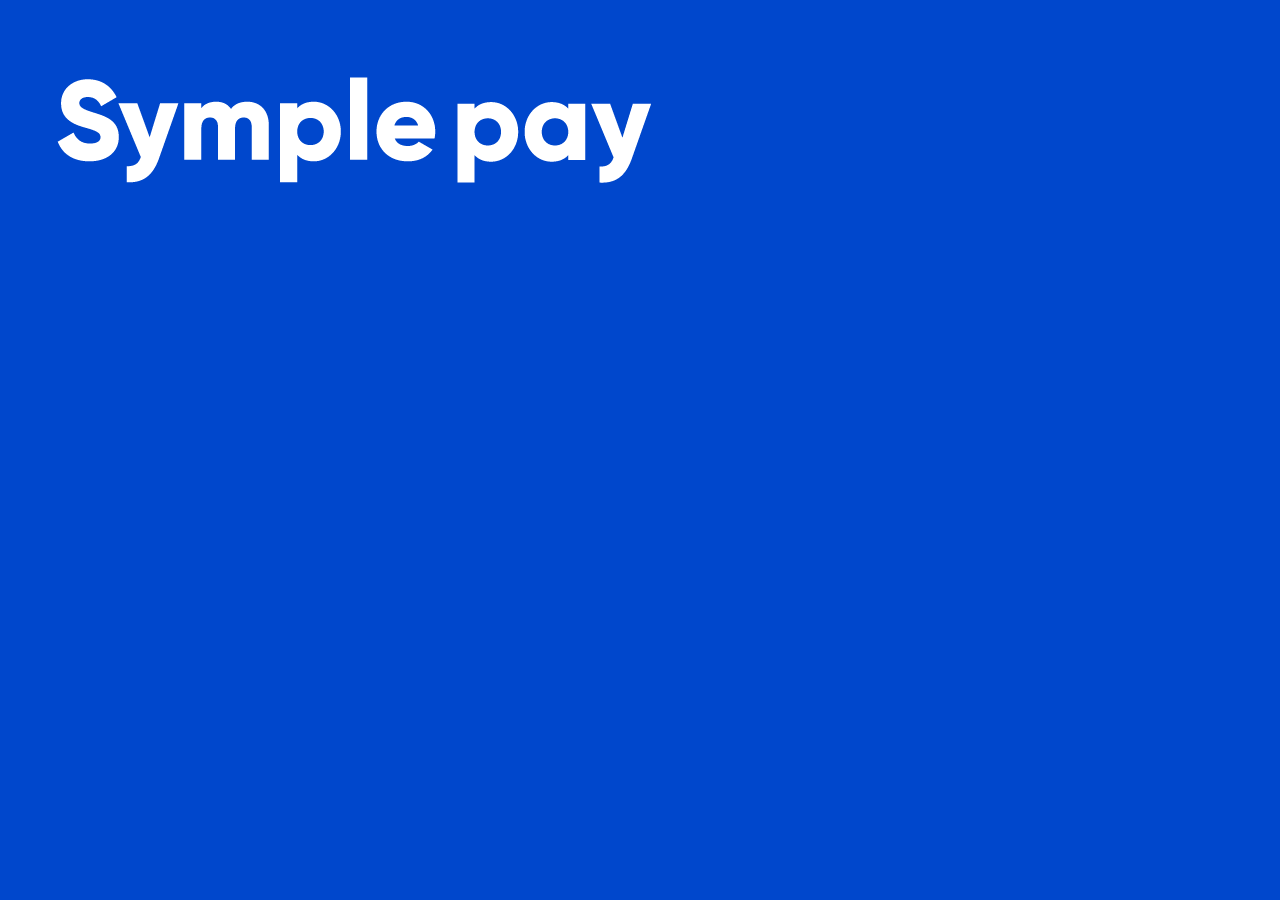
<file: cover.html>
<!DOCTYPE html>
<html lang="pt-BR">
<head>
    <meta charset="UTF-8">
    <meta name="viewport" content="width=device-width, initial-scale=1.0">
    <meta http-equiv="X-UA-Compatible" content="ie=edge">
    <link rel="stylesheet" href="cover.css">
    <title>Cover</title>
</head>
<body>
    <div class="header">
        <img class="logo" src="./img/logo-branco.png" usemap="#mymap">
        <map name="mymap">
            <area shape="rect" coords="47,70,653,192" href="login.html">
        </map>
    </div>
   
</body>
</html>
</file>
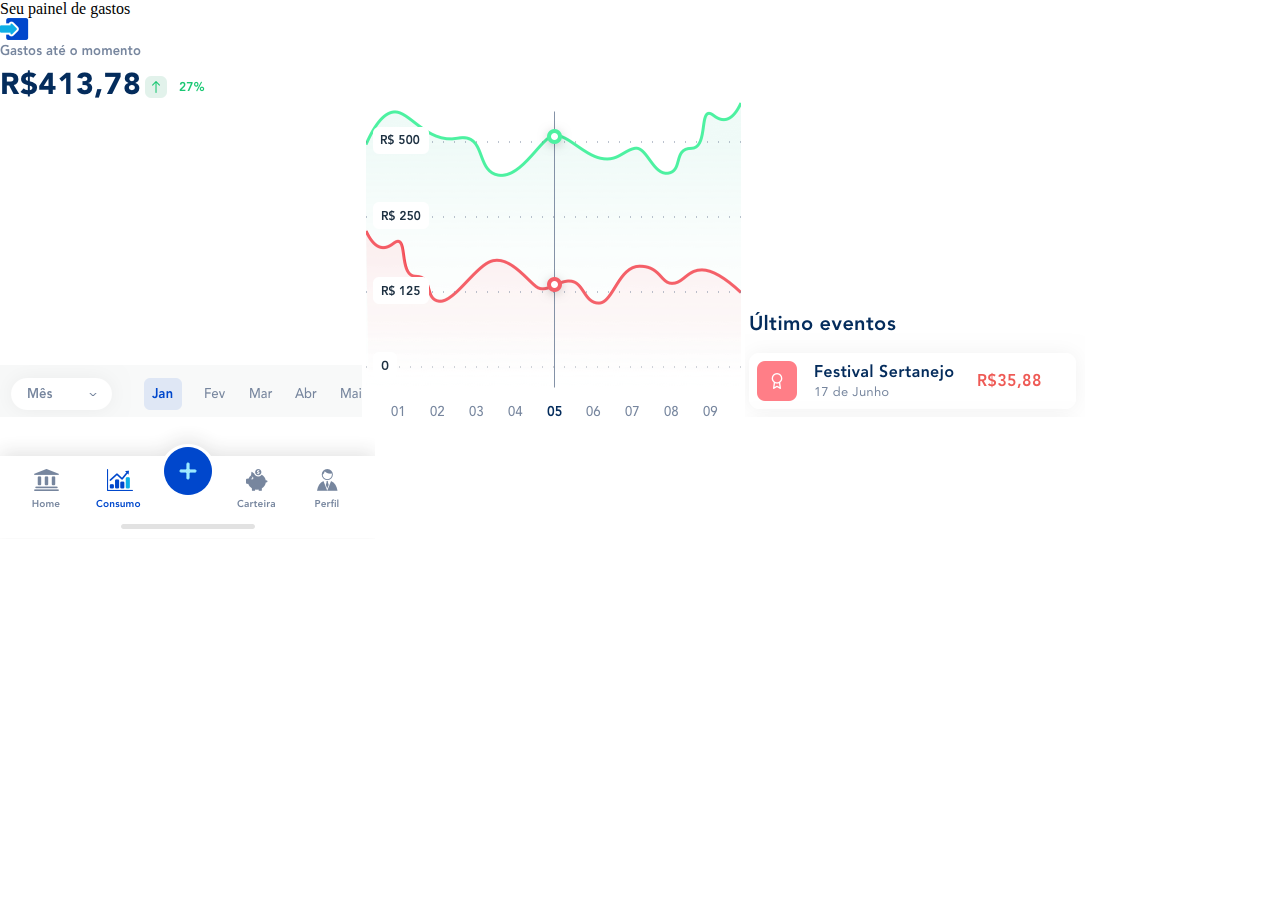
<file: expenses.html>
<!DOCTYPE html>
<html lang="pt-BR">
<head>
    <meta charset="UTF-8">
    <meta name="viewport" content="width=device-width, initial-scale=1.0">
    <meta http-equiv="X-UA-Compatible" content="ie=edge">
    <link rel="stylesheet" href="expenses.css">
    <title>Expenses</title>
</head>
<body>
    <div class="header">
        <p>Seu painel de gastos</p>
        <img class="arrow" src="./img/export-arrow.png" alt="arrow">
    </div>

    <div class="menu">
        <img class="expenses" src="./img/card-balance.png" alt="card">
        <img class="percent" src="./img/percent.png" alt="percent">
    </div>

    <div class="events">
        <img class="month" src="./img/month.png" alt="month">
        <img class="chart" src="./img/chart.png" alt="chart">
        <img class="event" src="./img/event.png" alt="event">
    </div>

    <footer>
        <img src="./img/footer-expenses.png" alt="footer-expenses" usemap="#footer-map">
        <map name="footer-map">
            <area shape="rect" coords="25,45,68,88" href="home.html" alt="home">
            <area shape="rect" coords="92,42,144,93" href="expenses.html" alt="expenses">
            <area shape="rect" coords="233,46,278,91" href="wallet.html" alt="wallet">
            <area shape="rect" coords="306,46,348,88" href="profile.html" alt="profile">
        </map>
    </footer>
   
    
</body>
</html>
</file>
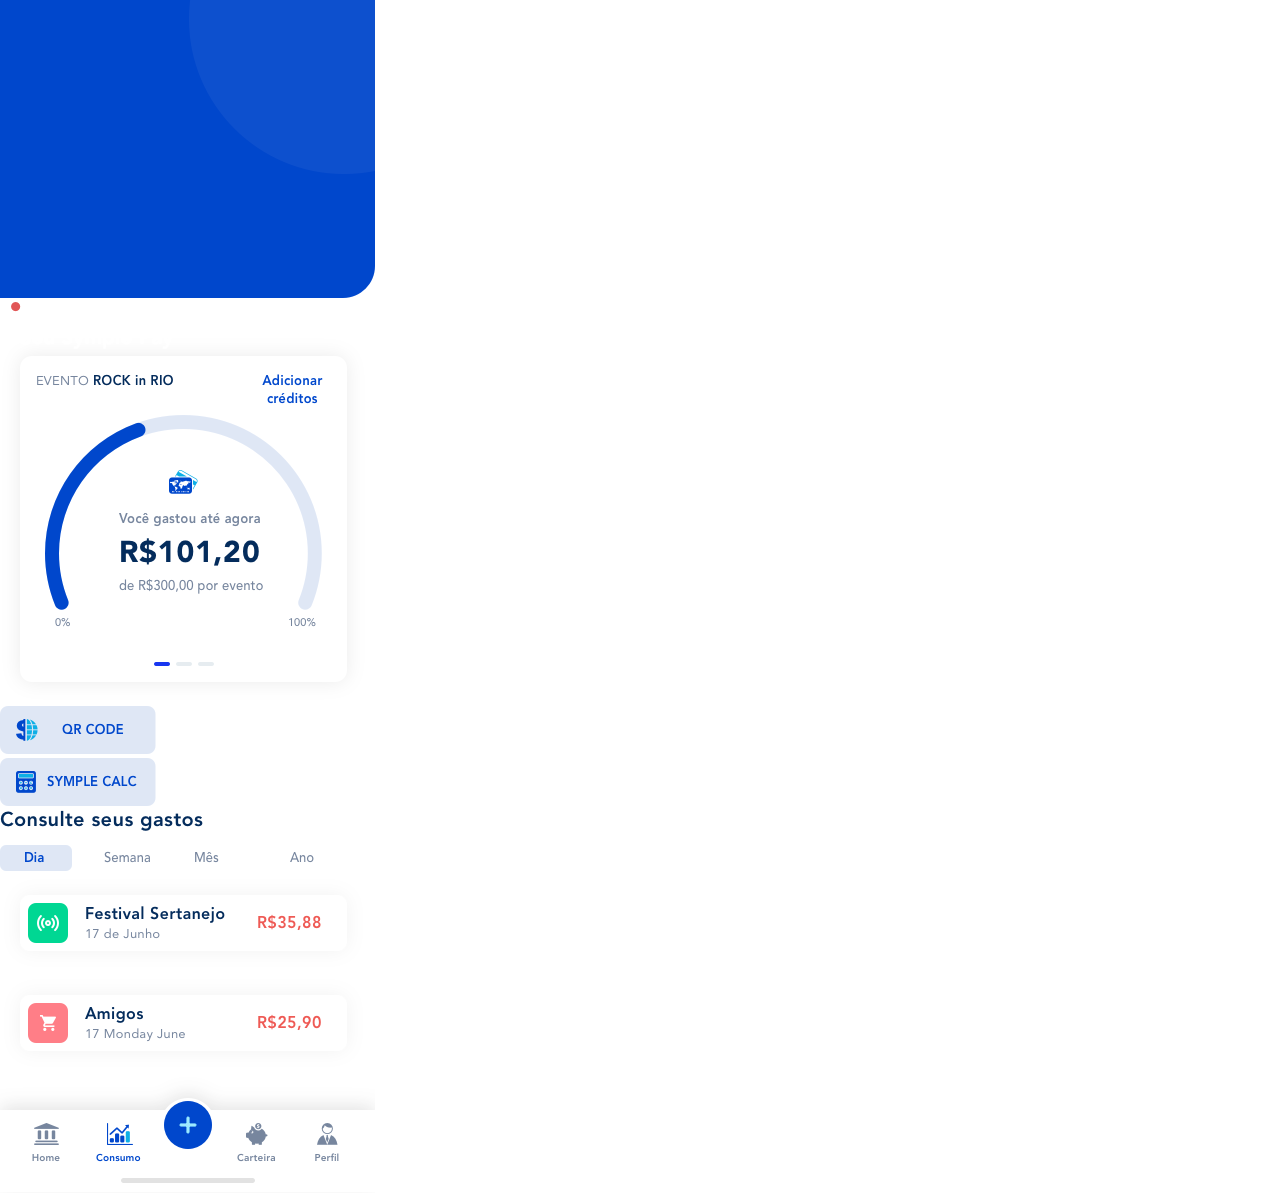
<file: gastos.html>
<!DOCTYPE html>
<html lang="pt-br">
<head>
    <meta charset="UTF-8">
    <meta name="viewport" content="width=device-width, initial-scale=1.0">
    <meta http-equiv="X-UA-Compatible" content="ie=edge">
    <link rel="stylesheet" href="gastos.css" type="text/css" media="screen and (min-width: 0px)"/> 
    <title>Document</title>
</head>
<body>
    <div class="container">
        <div class="cabecalho">
            <img src="./img/Background.png" alt="fundoAzul" data-reactid=".4.1.2.2.$/">
        </div>
        <div class="notification">
            <img src="./img/notification.png" alt="sino">
        </div>
        <div class="addPedidos">
            <img src="./img/addPedidos.png" alt="imagem">
        </div>
        <div class="qRCode">
            <img src="./img/qRCode.png" alt="imagem">
        </div>
        <div class="calculation">
            <img src="./img/calculation.png" alt="imagem">
        </div>
        <div class="transactions">
            <img src="./img/transactions.png" alt="imagem">
        </div>
        <div class="festival">
            <img src="./img/festival.png" alt="imagem">
        </div>
        <div class="friends">
            <img src="./img/friends.png" alt="menu">
        </div>
        <div class="menuFooter">
            <img src="./img/menuFooter.png" alt="menu">
        </div>
    </div>
</body>
</html>
</file>
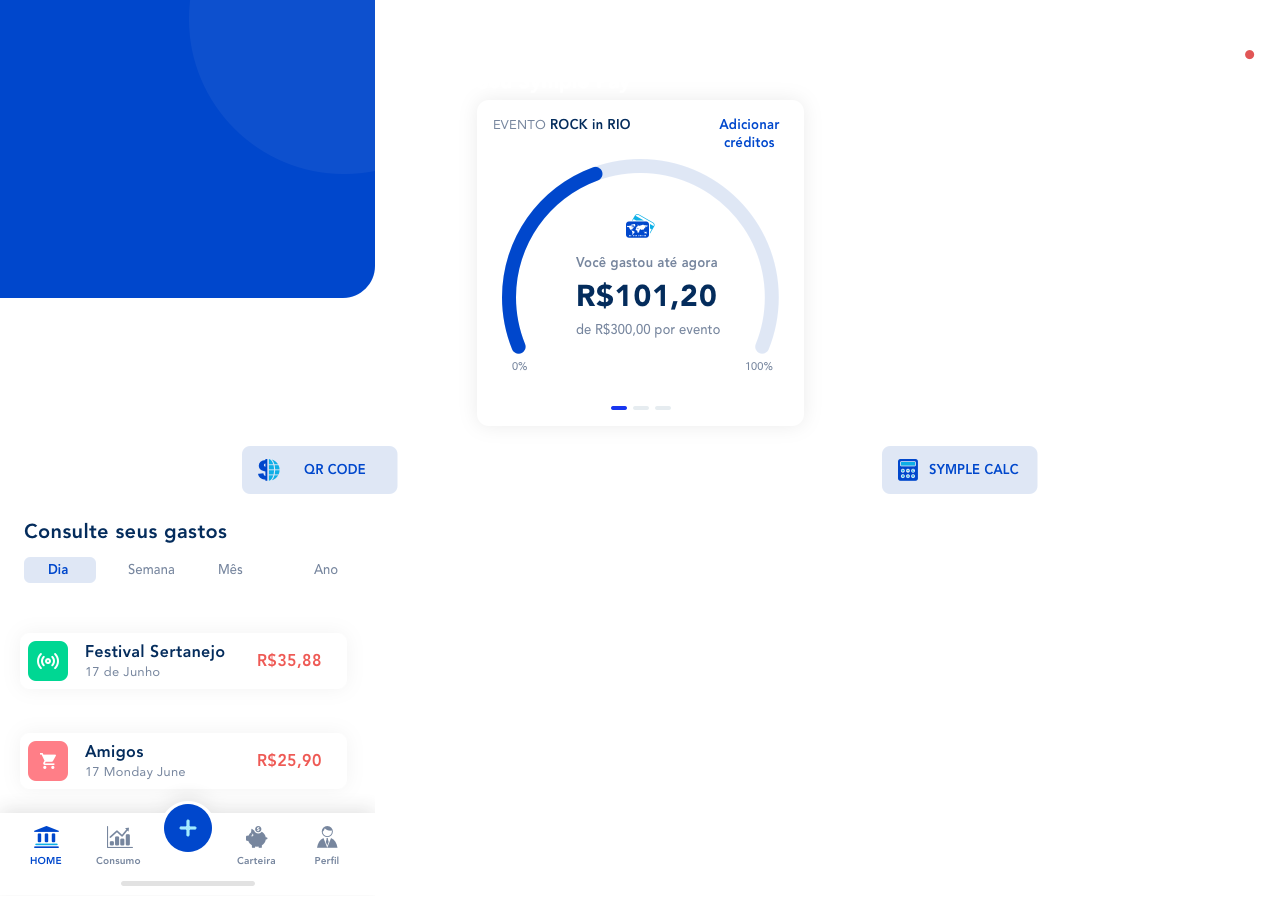
<file: home.html>
<!DOCTYPE html>
<html lang="pt-br">
<head>
    <meta charset="UTF-8">
    <meta name="viewport" content="width=device-width, initial-scale=1.0">
    <meta http-equiv="X-UA-Compatible" content="ie=edge">
    <link rel="stylesheet" href="home.css"/> 
    <title>Home</title>
</head>
<body>

    <div class="cabecalho">
        <div class="notification">
            <img src="./img/notification.png" alt="sino">
        </div>
        <img src="./img/addPedidos.png" alt="imagem">
    </div>

    <div class="buttons">
        <a class="qRCode" href="qrcode.html">
            <img src="./img/qRCode.png" alt="imagem">
        </a>
        <div class="calculation">
            <img src="./img/calculation.png" alt="imagem">
        </div>
    </div>

    <div class="transactions">
        <img src="./img/transactions.png" alt="imagem">
    </div>

    <div class="festival">
        <img src="./img/festival.png" alt="imagem">
    </div>
    <div class="friends">
        <img src="./img/friends.png" alt="menu">
    </div>

    <footer>
        <img src="./img/footer-home.png" alt="menu-footer" usemap="#menumap">
        <map name="menumap" >
            <area shape="circle" coords="187,28,24" href="qrcode.html" target="_self">
            <area shape="rect" coords="29,24,65,65" href="home.html" alt="home">
            <area shape="rect" coords="93,25,142,68" href="expenses.html" alt="expenses">
            <area shape="rect" coords="235,25,277,66" href="wallet.html" alt="wallet">
            <area shape="rect" coords="309,25,343,66" href="profile.html" alt="profile">
        </map>
    </footer>
</body>
</html>
</file>
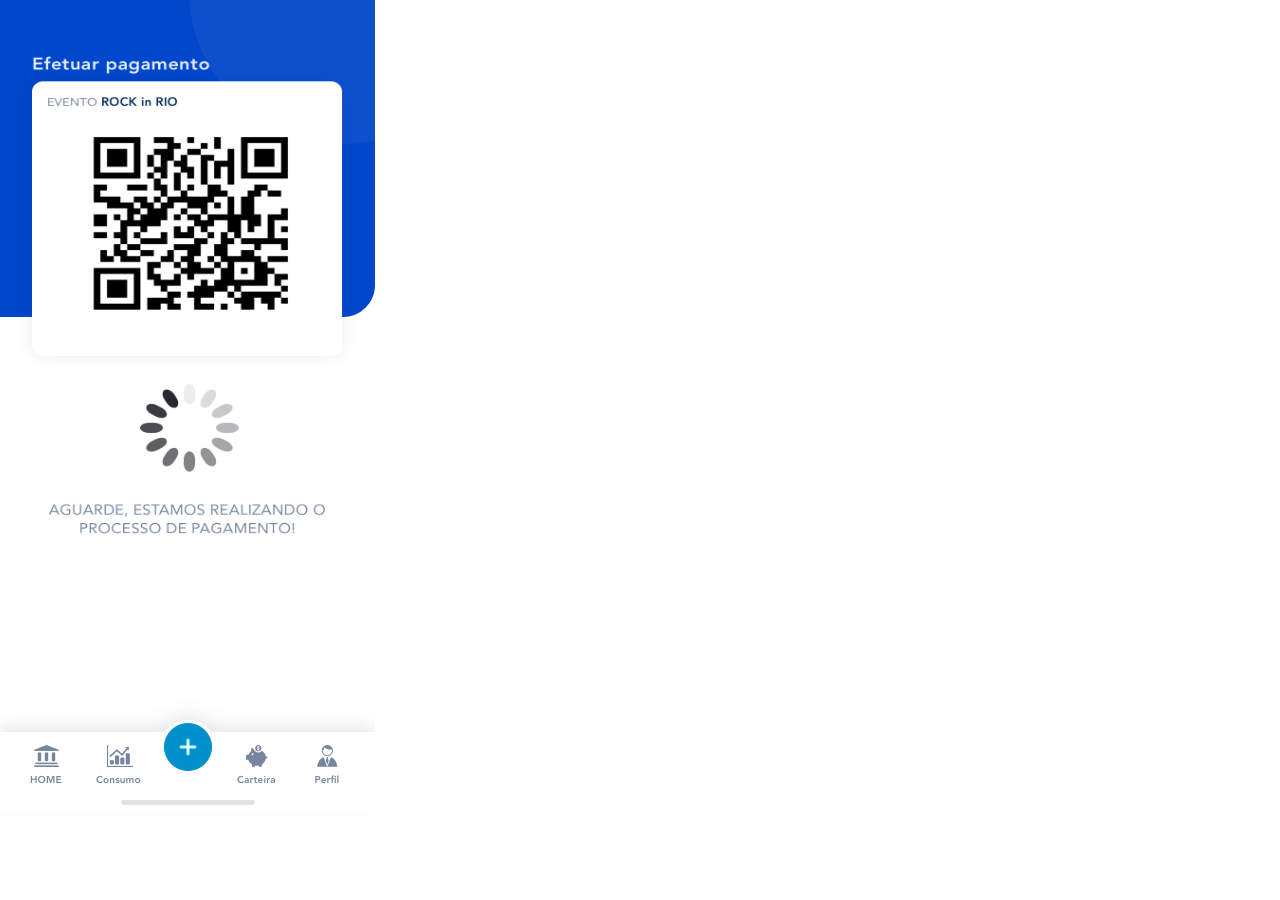
<file: loading.html>
<!DOCTYPE html>
<html lang="pt-br">
<head>
    <meta charset="UTF-8">
    <meta name="viewport" content="width=device-width, initial-scale=1.0">
    <meta http-equiv="X-UA-Compatible" content="ie=edge">
    <link rel="stylesheet" href="qrcode.css">
    <title>QR code fail</title>
</head>
<body>
   <div class="container">
       <div class="Background-azul">
            <img src="./img/qr-code-loading.png" alt="Tela fundo" usemap="#qrcode">
            <map name="qrcode">
                <area shape="rect" coords="81,90,295,305" href="sucesso.html" alt="qrcode">
            </map>
        </div>
       <div class="menu">
            <img src="./img/Tabbar.png" alt="menu">
       </div>

   </div> 
</body>
</html>
</file>
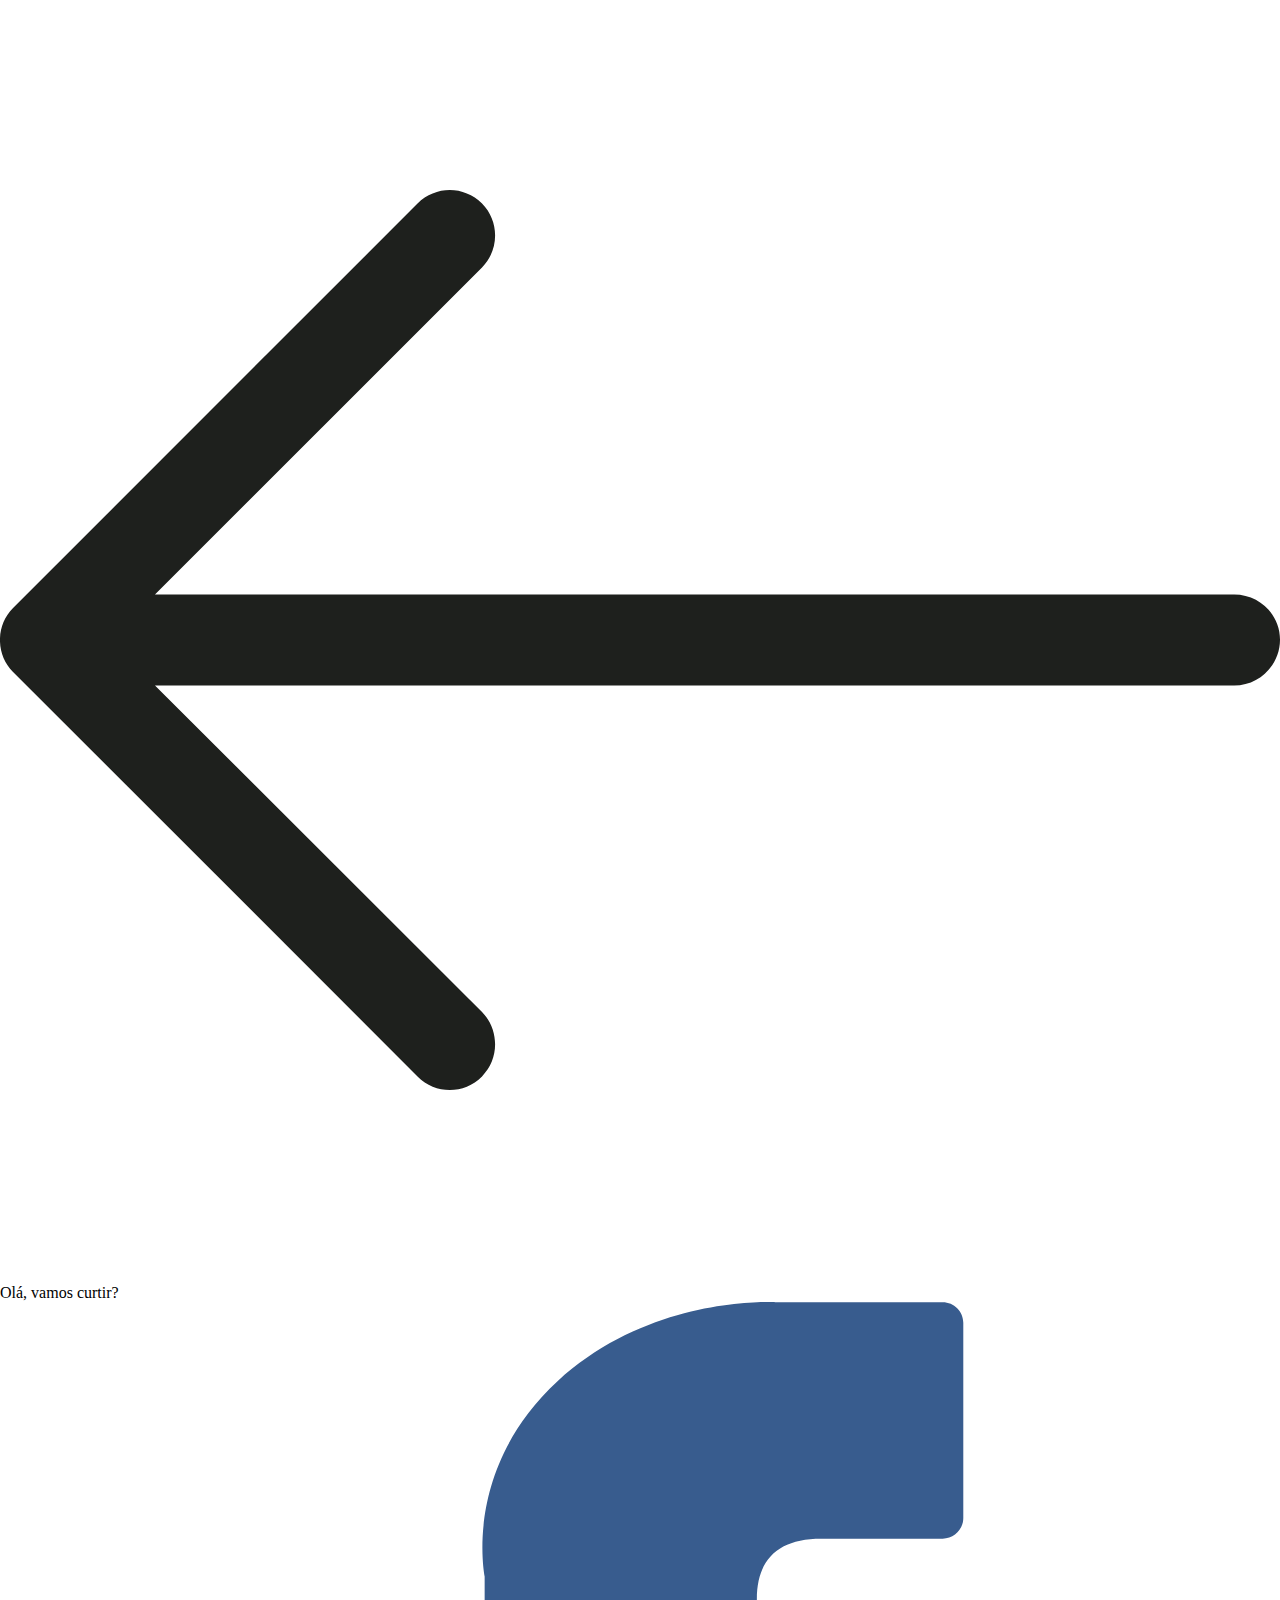
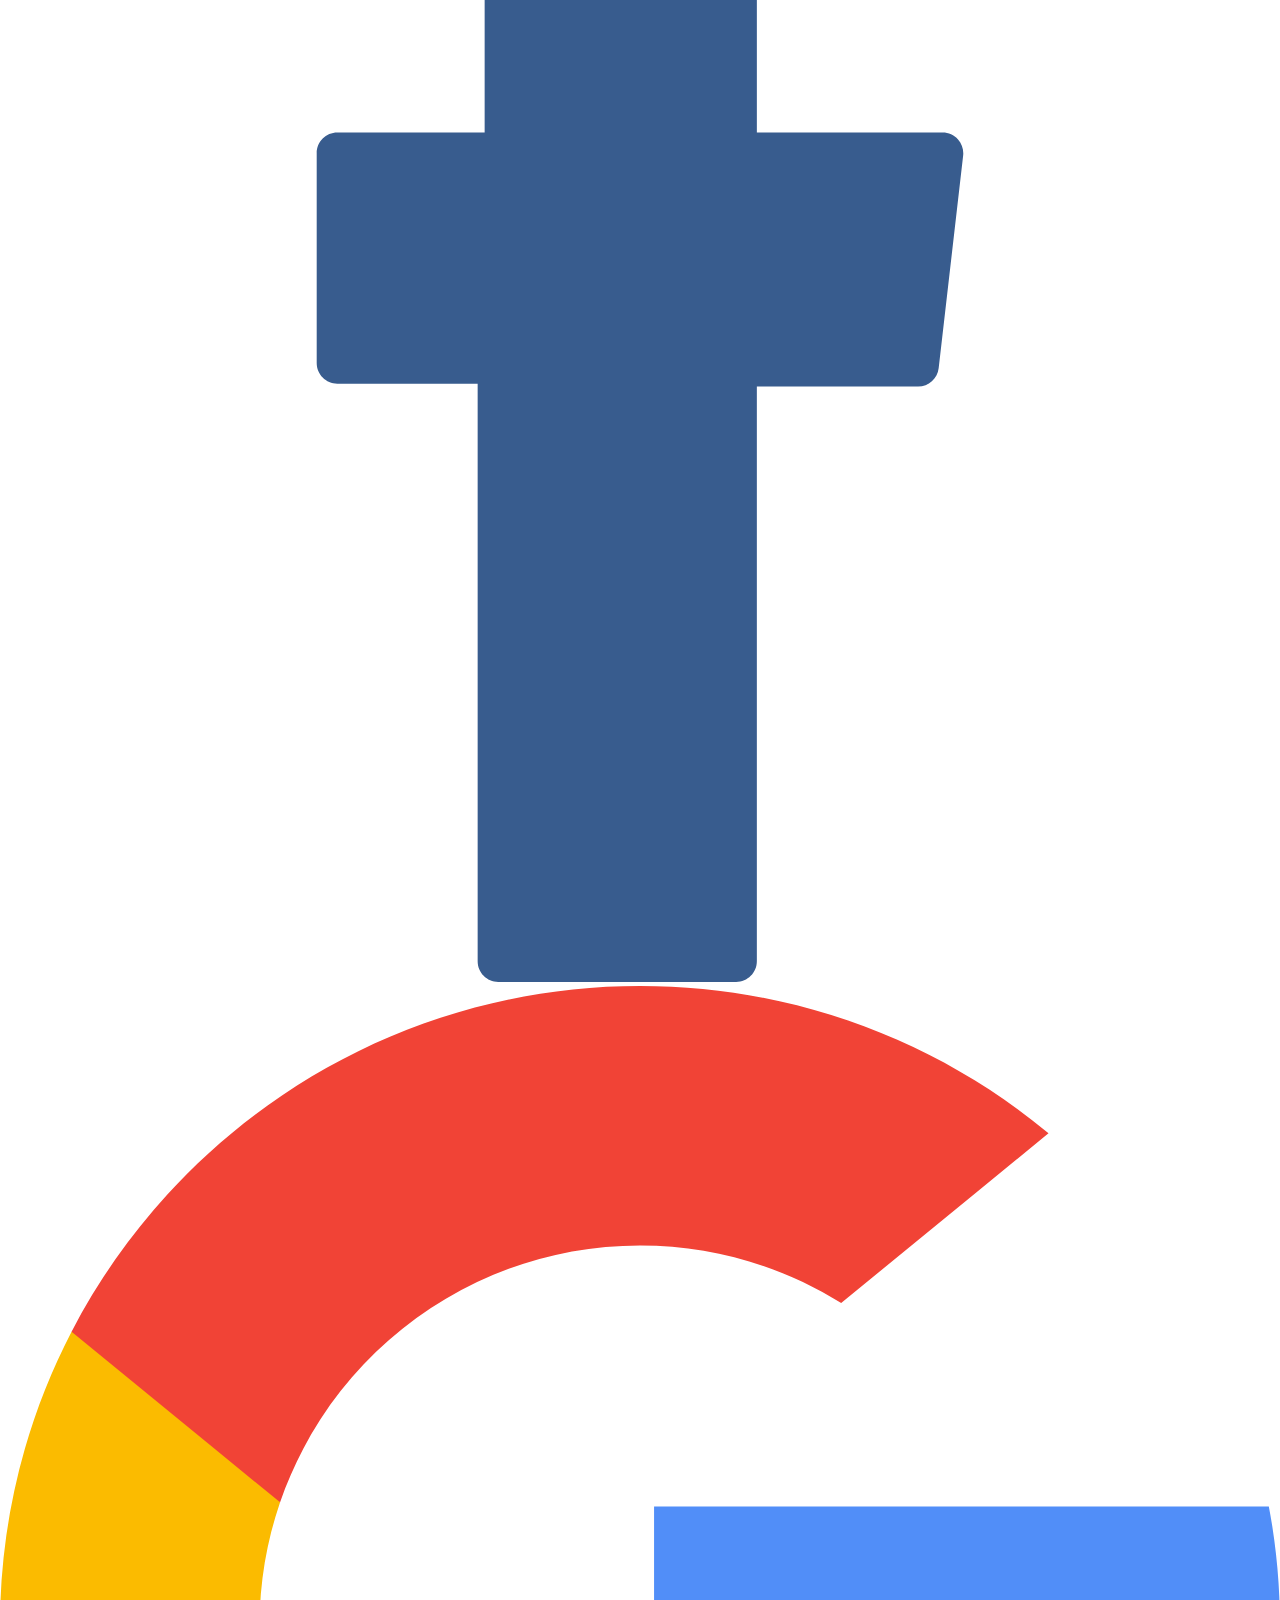
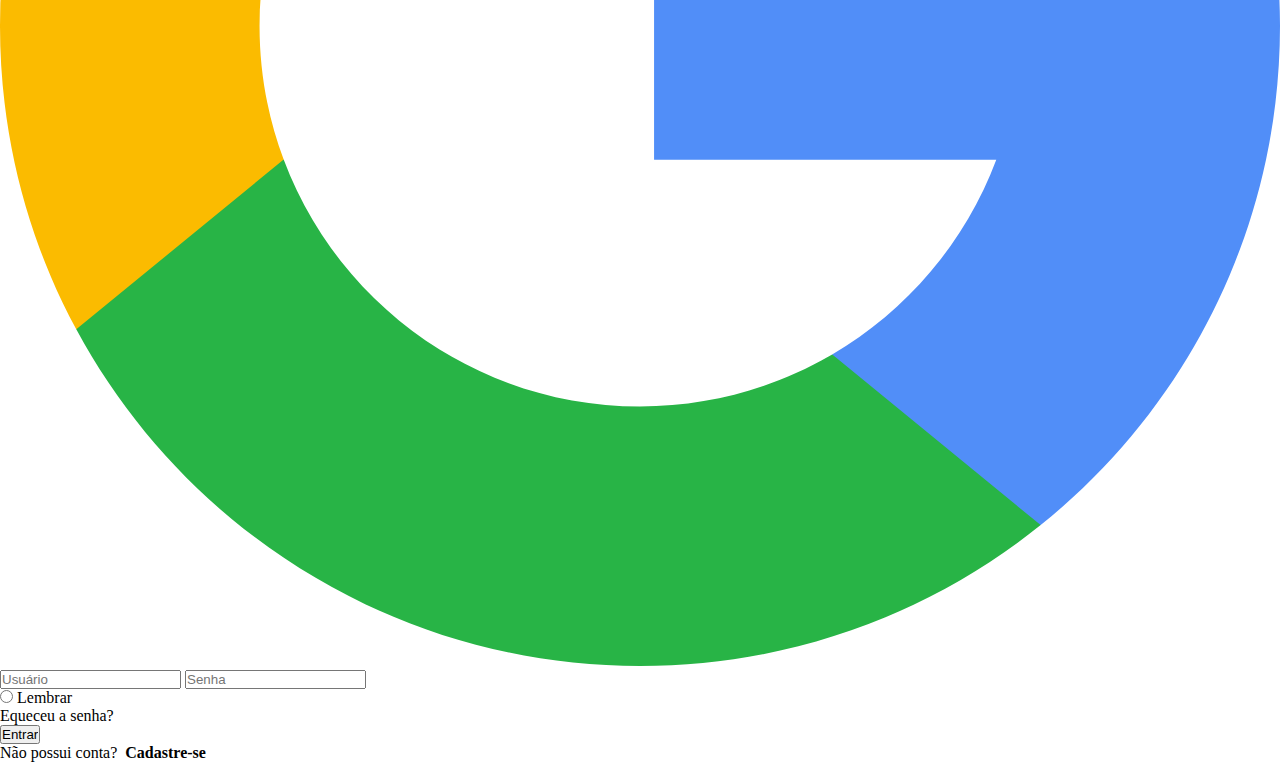
<file: login.html>
<!DOCTYPE html>
<html lang="pt-BR">
<head>
    <meta charset="UTF-8">
    <meta name="viewport" content="width=device-width, initial-scale=1.0">
    <meta http-equiv="X-UA-Compatible" content="ie=edge">
    <link rel="stylesheet" href="login.css">
    <title>Login</title>
</head>
<body>
    <div class="header">
        <img class="go-back"src="./img/left-arrow.svg" usemap="#mymap">
        <map name="mymap">
            <area shape="rect" coords="0,1,133,93" href="cover.html" target="_self">
        </map>
        <p>Olá, vamos curtir?</p>
    </div>

    <div class="social">
        <div class="face-button"><img class="face-logo" src="./img/facebook-logo.svg"></div>
        <div class="google-button"><img class="google-logo" src="./img/google-logo.svg"></div>
    </div>

    <div class="login">
        <input type="text" name="user" id="user" placeholder="Usuário">
        <input type="password" name="pass" id="pass" placeholder="Senha">
    </div>
    
    <div class="radio-button">
        <div class="radio">
            <input type="radio" name="lembrar" id="lembrar">
            <label for="lembrar">Lembrar</label>
        </div>
        <div class="forgot">
            <p>Equeceu a senha?</p>
        </div>
    </div>
    
    <div class="submit-button">
        <input type="button" onclick="location.href='home.html'" value="Entrar">
    </div>

    <div class="subscribe">
        Não possui conta? &nbsp<strong>Cadastre-se</strong>
    </div>    
    
    

</body>
</html>
</file>
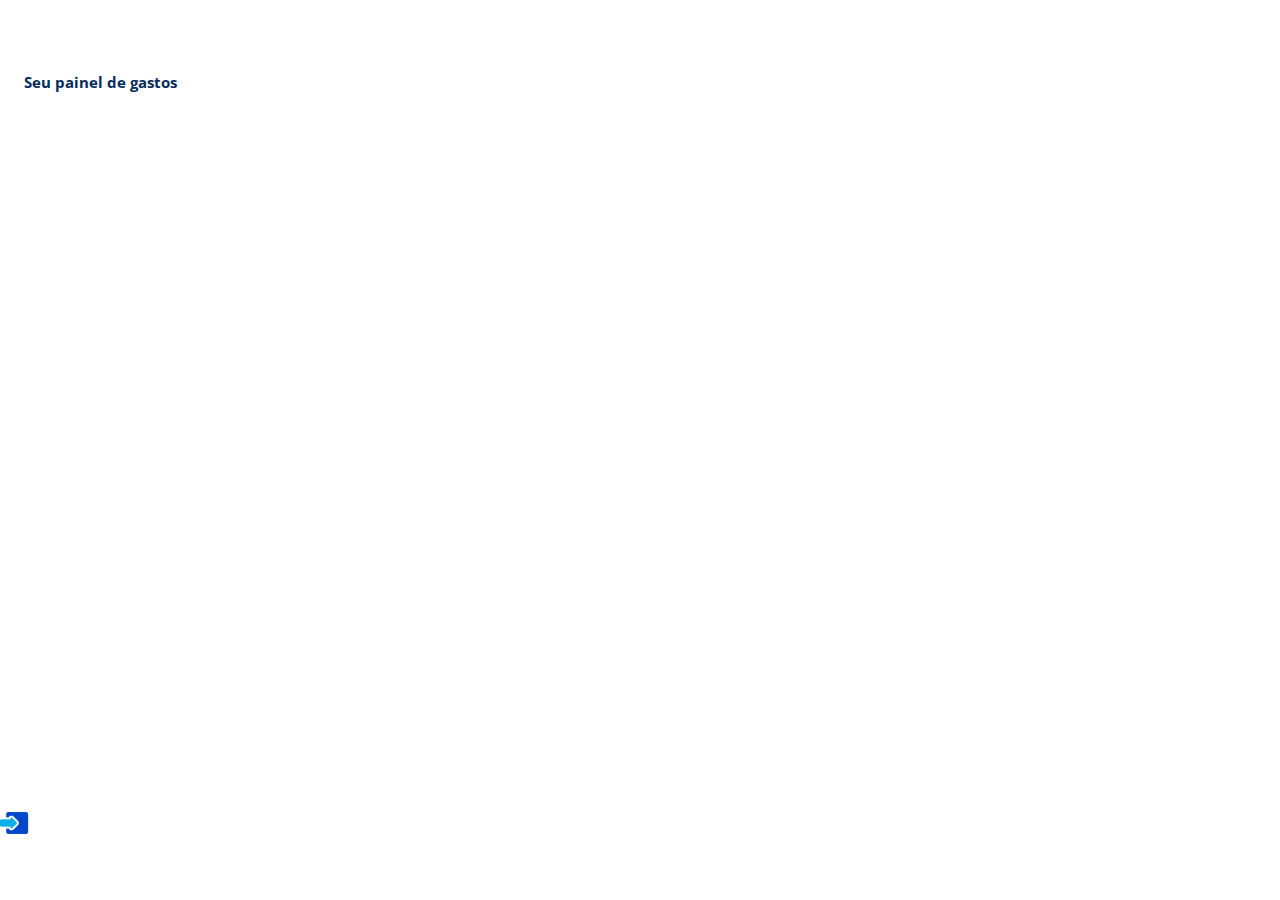
<file: painelGastos.html>
<!DOCTYPE html>
<html lang="pt-br">
<head>
    <meta charset="UTF-8">
    <meta name="viewport" content="width=device-width, initial-scale=1.0">
    <meta http-equiv="X-UA-Compatible" content="ie=edge">
    <link rel="stylesheet" href="painelGastos.css" type="text/css" media="screen and (min-width: 0px)"/> 
    <link href="https://fonts.googleapis.com/css?family=Open+Sans&display=swap" rel="stylesheet">
</head>
<body>
    <div class="container">
        <h3>Seu painel de gastos</h3>
    </div>
   <div classe="setaAzul">
        <img src="./img/export-arrow.png" alt="imagem seta">
    </div>
</body>
</html>
</file>
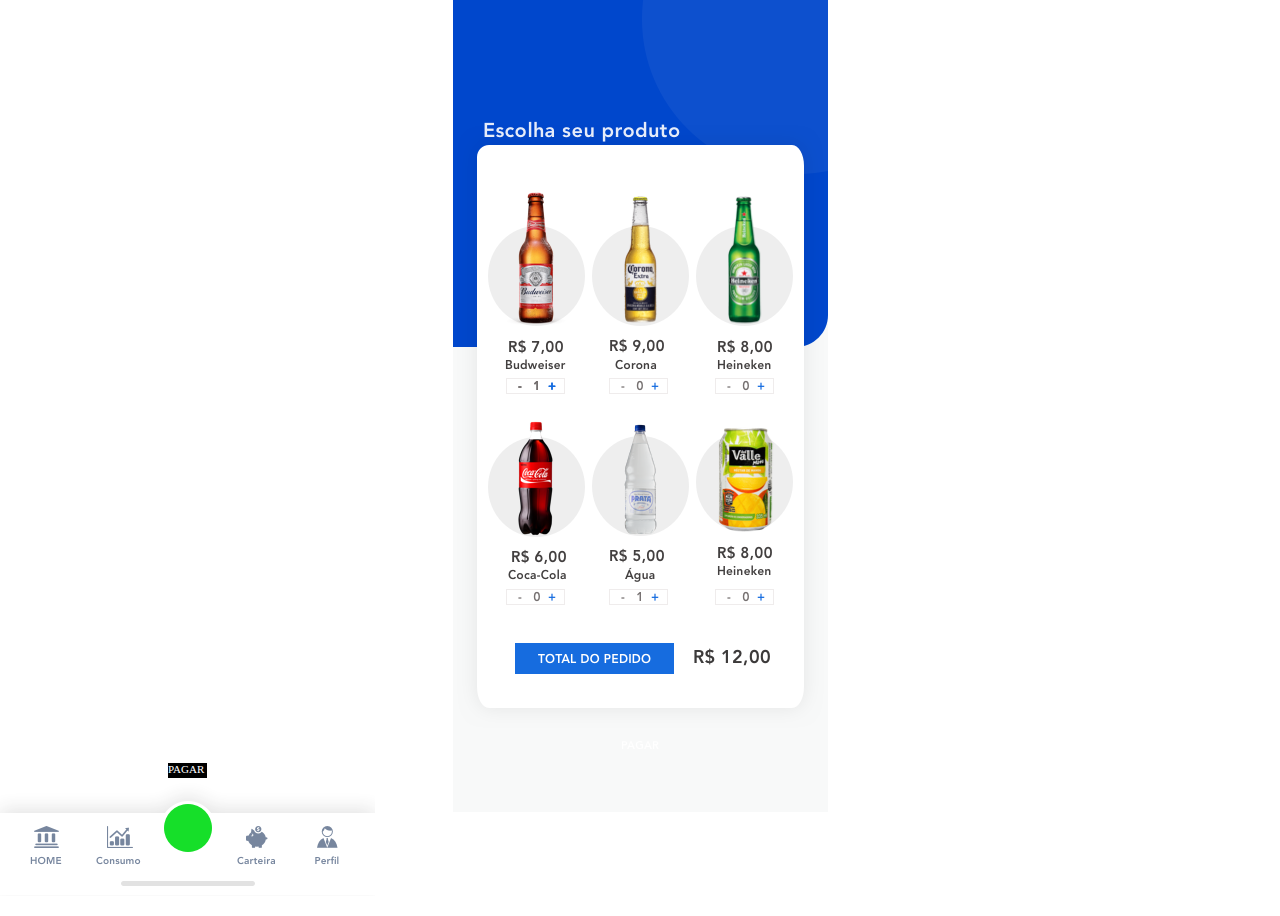
<file: payment.html>
<!DOCTYPE html>
<html lang="pt-BR">
<head>
    <meta charset="UTF-8">
    <meta name="viewport" content="width=device-width, initial-scale=1.0">
    <meta http-equiv="X-UA-Compatible" content="ie=edge">
    <link rel="stylesheet" href="payment.css">
    <title>Payment</title>
</head>
<body>
    <div class="menu">
        <img src="./img/payment.png" alt="menu">
    </div>

    <div class="footer">
        <p>PAGAR</p> 
        <img src="./img/footer-payment.png" alt="footer">
    </div>

</body>
</html>
</file>
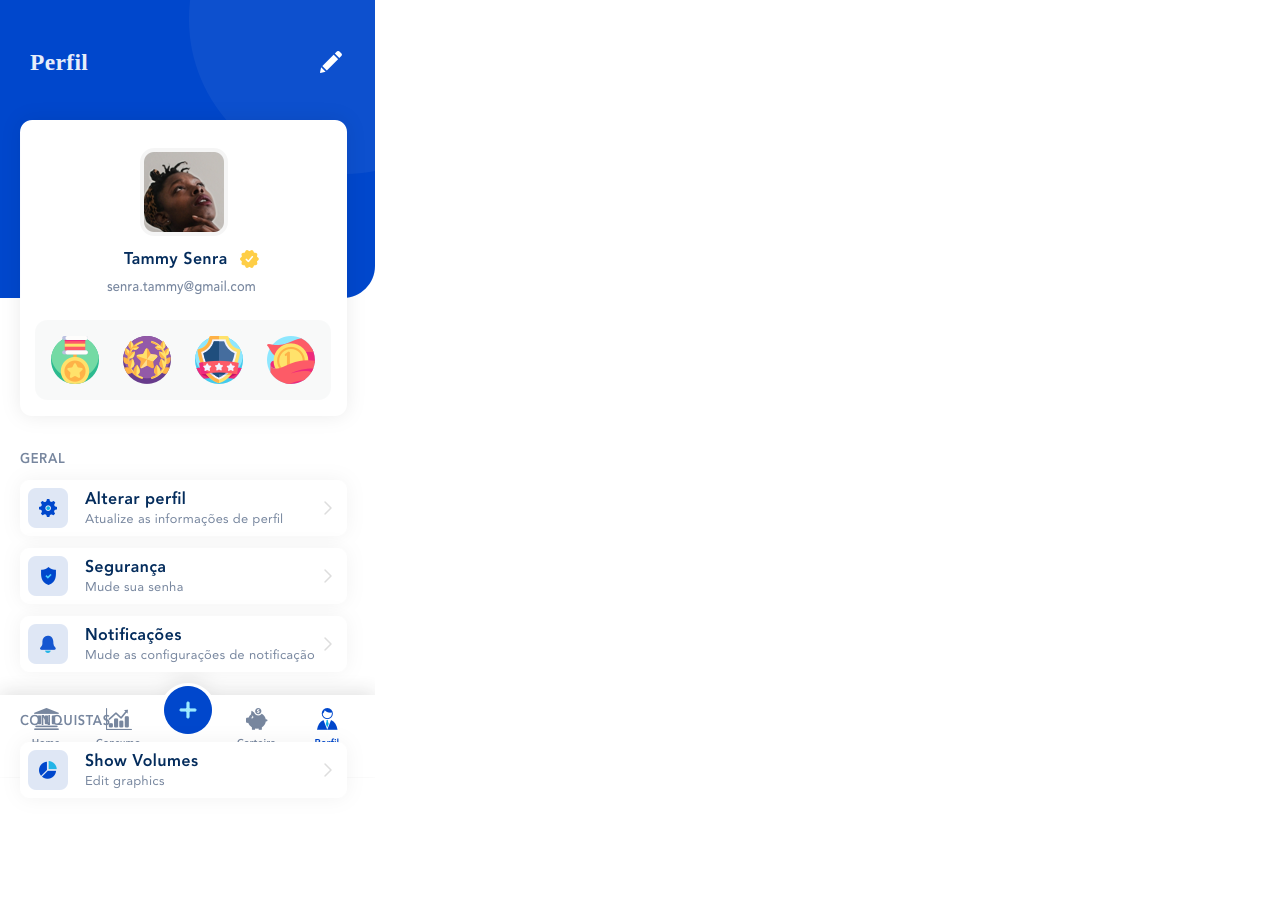
<file: profile.html>
<!DOCTYPE html>
<html lang="pt-br">
<head>
    <meta charset="UTF-8">
    <meta name="viewport" content="width=device-width, initial-scale=1.0">
    <meta http-equiv="X-UA-Compatible" content="ie=edge">
    <link rel="stylesheet" href="profile.css" type="text/css" media="screen and (min-width: 0px)"/> 
    <title>Document</title>
</head>
<body>
    <div class="container">
        <div class="backgroundAzul">
            <img src="./img/Background.png" alt="fundoAzul" data-reactid=".4.1.2.2.$/">
        </div>
        <div class="namePerfil">
            <h3>Perfil</h3>
        </div>
        <div class="pencil">
            <img src="./img/Edit.png" alt="editar">
        </div>
        <div class="perfilFoto">
            <img src="./img/Profile.png" alt="foto" />
        </div>
        <div class="containerImagemGeral">
            <img src="./img/General.png" alt="seletores">
        </div>
        <div class="containerImagemConquista">
            <img src="./img/conquista.png" alt="seletores">
        </div>   
    </div>

    <footer>
        <img src="./img/footer-profile.png" alt="menu" usemap="#footer-map">
        <map name="footer-map">
            <area shape="circle" coords="187,49,25" href="payment.html" target="_self">
            <area shape="rect" coords="27,46,64,85" href="home.html" alt="home">
            <area shape="rect" coords="95,44,142,90" href="expenses.html" alt="expenses">
            <area shape="rect" coords="235,46,276,88" href="wallet.html" alt="wallet">
        </map>
    </footer>

</body>

</html>
</file>
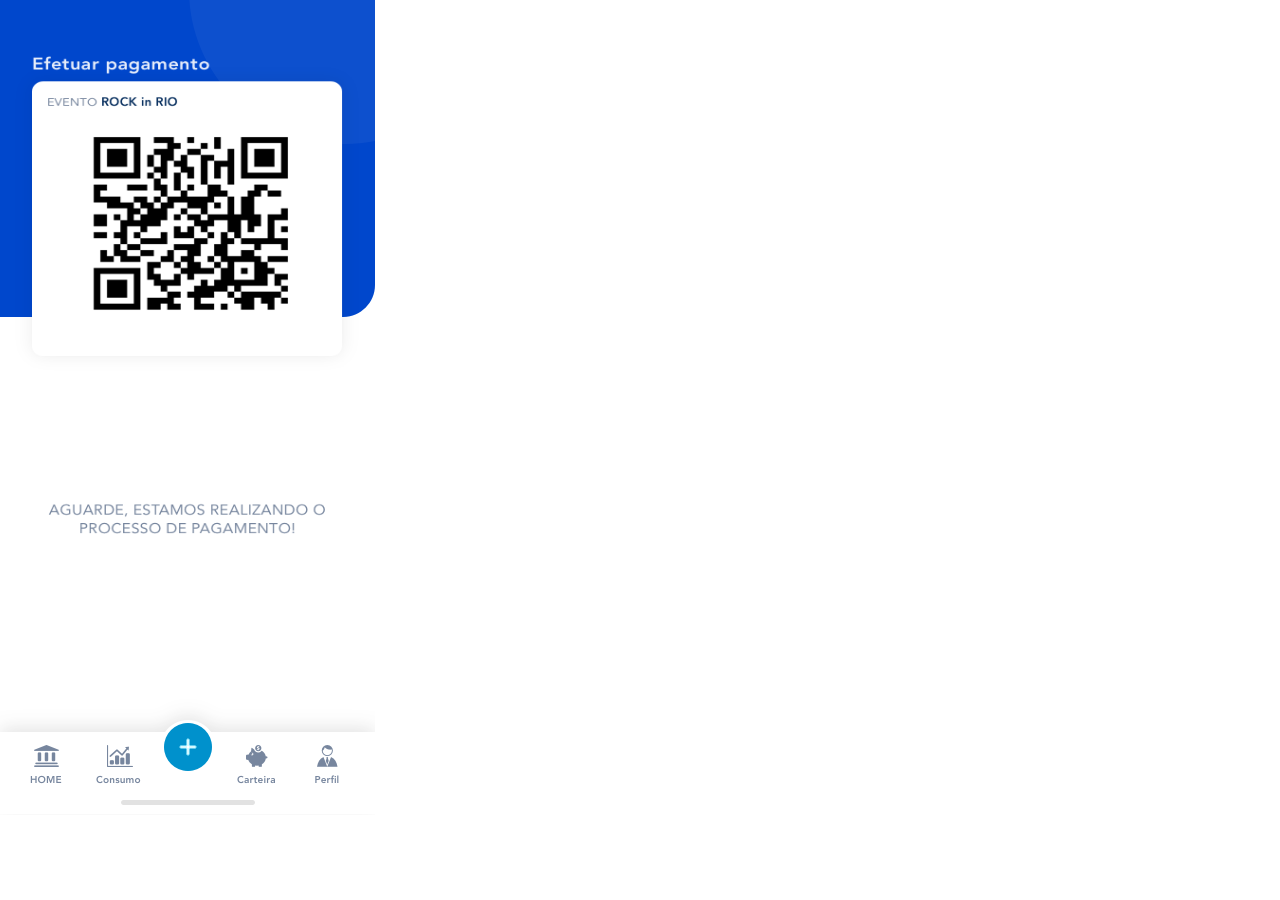
<file: qrcode.html>
<!DOCTYPE html>
<html lang="pt-br">
<head>
    <meta charset="UTF-8">
    <meta name="viewport" content="width=device-width, initial-scale=1.0">
    <meta http-equiv="X-UA-Compatible" content="ie=edge">
    <link rel="stylesheet" href="qrcode.css">
    <title>QR code</title>
</head>
<body>
   <div class="container">
       <div class="Background-azul">
            <img src="./img/qrcode-completo.png" alt="Tela fundo" usemap="#qrcodemap">
            <map name="qrcodemap">
                <area shape="rect" coords="81,91,292,303" href="loading.html" alt="qrcode">
            </map>
           <!-- <img src="./img/qr_code_PNG2.png" class="qrcode" alt="qr code">-->
       </div>
       <div class="menu">
            <img src="./img/Tabbar.png" alt="menu" usemap="#footermap">
            <map name="footermap">
                <area shape="circle" coords="187,28,24" href="payment.html">
                <area shape="rect" coords="29,24,65,65" href="home.html" alt="home">
                <area shape="rect" coords="95,44,142,90" href="expenses.html" alt="expenses">
                <area shape="rect" coords="235,25,277,66" href="wallet.html" alt="wallet">
                <area shape="rect" coords="309,25,343,66" href="profile.html" alt="profile">
            </map>
       </div>

   </div> 
</body>
</html>
</file>
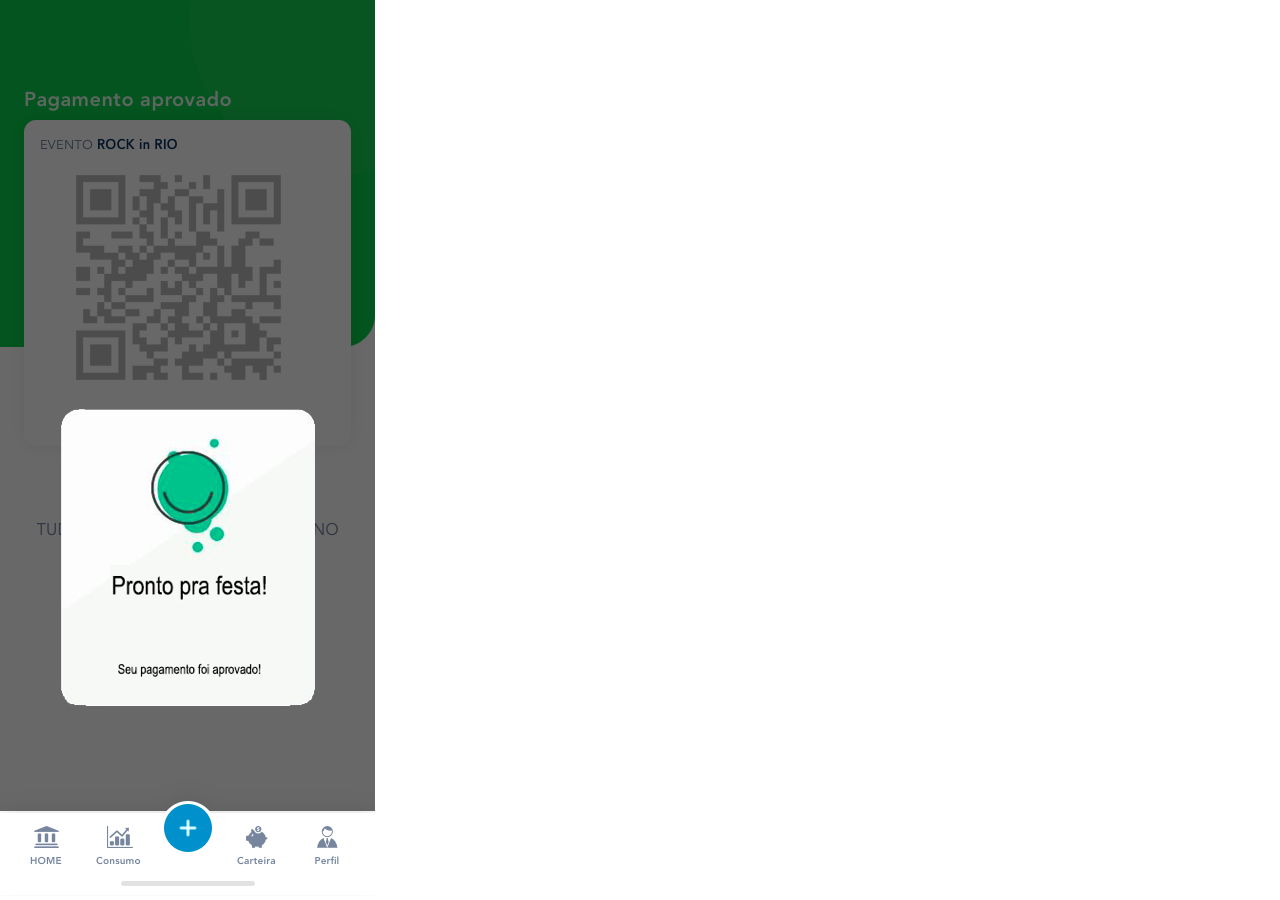
<file: sucesso.html>
<!DOCTYPE html>
<html lang="en">
<head>
    <meta charset="UTF-8">
    <meta name="viewport" content="width=device-width, initial-scale=1.0">
    <meta http-equiv="X-UA-Compatible" content="ie=edge">
    <link rel="stylesheet" href="sucesso.css">
    <title>Sucesso</title>
</head>
<body>
    <div class="container">
        <div class="Background-verde">
            <img src="./img/qr-code-sucesso.png" alt="Tela fundo">
        </div>
        <footer>
            <img src="./img/Tabbar.png" alt="menu" usemap="#footermap">
            <map name="footermap">
                <area shape="circle" coords="187,28,24" href="payment.html">
                <area shape="rect" coords="29,24,65,65" href="home.html" alt="home">
                <area shape="rect" coords="95,44,142,90" href="expenses.html" alt="expenses">
                <area shape="rect" coords="235,25,277,66" href="wallet.html" alt="wallet">
                <area shape="rect" coords="309,25,343,66" href="profile.html" alt="profile">
            </map>
        </footer>
</body>
</html>
</file>
<file: cover.css>
* {
    padding: 0;
    margin: 0;
}

body {
    background-color: rgba(0, 71, 204, 1);
}

@media screen and (max-width: 375px) {

    .header {
        display: flex;
        /* position: absolute; */
        /* top: 50%; */
        flex-direction: column;
        justify-content: center;
        align-items: center;
    }

    .logo {
        width: 73%;
        height: 11.21%;
        margin-top: 350px;
        display: flex;
        flex-direction: column;
        justify-content: center;
        align-items: center;
    }
}
</file>
<file: expenses.css>
* {
    padding: 0;
    margin: 0;
}

@media screen and (max-width: 375px) {
    .header {
        display: flex;
        flex-direction: row;
        justify-content: space-between;
    }
    .header>p{
        font-family: 'Avenir';
        font-size: 20px;
        margin-top: 14%;
        margin-left: 8%;
    }
    .arrow {
        margin-top: 14%;
        margin-right: 8%;
        width: 8%;
        height: 3%;
    }
    .menu {
        display: flex;
        flex-direction: row;
        justify-content: space-between;
    }
    .expenses {
        margin-top: 12%;
        margin-left: 8%;
        width: 38%;
        height: 8%;
    }
    .percent {
        margin-top: 20%;
        margin-right: 12%;
        width: 16%;
        height: 3%;
    }
    .events {
        display: flex;
        flex-direction: column;
        justify-content: center;
        align-items: center;
    }
    .month {
        margin-top: 6%;
    }
    .chart {
        height: 10%;
        margin-top: 4%;
    }
    .event{
        margin-top: 8%;
    }

    footer {
        position: fixed;
        bottom: 0;
        left: 0;
    }





}
</file>
<file: gastos.css>
* {
    margin: 0;
    padding: 0;
}

@media screen and (max-width: 375px) {

    .cabecalho{
        display: block;
        position: relative;
        top: 0px;
        /* width: 100%;
        height: 42.73%; */
        width: 375px;
        height: 298px;
        z-index: 0;
        border-radius: 0 0 32px 0;
    }

    .notification{
        position: relative;
        top: -208px;
        left: 320px;
        width: 22px;
        height: 21,97px;
    }

    .addPedidos {
        position: absolute;
        top: 100px;
        display: block;
        width: 327px;
        height: 296px;
        z-index: 1;
    }

    .qRCode{
        position: relative;
        top: 150px;
        right: -20px;
        height: 222px;
        width: 327px;
    }
    .calculation{
        position: relative;
        top: -70px;
        left: 200px;
        height: 222px;
        width: 327px;
    }
    .transactions {
        position: relative;
        top: -220px;
        left: 30px;
        height: 65px;
        width: 315px;
    }
    .festival{
        position: relative;
        top: -200px;
        height: 86px;
        width: 327px;
    }
    .friends{
        position: relative;
        top: -220px;
        height: 86px;
        width: 327px;
    }
    .menuFooter{
        position: relative;
        margin-top: 20px;
        top: -250px;
        height: 94.5px;
        width: 375px;
    }
}
</file>
<file: home.css>
* {
    margin: 0;
    padding: 0;
}

body {
    overflow-x: hidden;
    height: 812px;
}

.cabecalho {
    background: url("img/Background.png");
    background-repeat: no-repeat;
    height: 446px;
    width: 100%;
    display: flex;
    flex-direction: column;
    justify-content: flex-end;
    align-items: center;
}

.notification {
    width: 100%;
    display: flex;
    justify-content: flex-end;
    padding-right: 50px;
    padding-top: 72px;
}

.buttons {
    width: 100%;
    display: flex;
    flex-direction: row;
    justify-content: space-around;
}

.transactions {
    margin-top: 24px;
    margin-left: 24px;
}

.festival {
    margin-top: 2%;
}

footer{
    position: fixed;
    bottom: 0;
}
</file>
<file: qrcode.css>
*{
    margin: 0px;
    padding: 0px;
}

.Background-azul {
    background: url("./img/background-azul.png");
    width: 375px;
    height: 347px;
    margin-top: -30px;
}

.Background-azul>img{
    position: relative;
    height: 478px;
    width: 348px;
    margin-top: 86px;
    margin-bottom: 249px;
    margin-left: 13px;
    margin-right: 14px;
    
}
.qrcode{
    height: 247px;
    width: 247px;
    margin-top: 173px;
    margin-bottom: 392px;
    margin-left: 64px;
    margin-right: 64px;

}
.menu{
    height: 94.5px;
    width: 375px;
    margin-top: 380px;
}
</file>
<file: login.css>
* {
    padding: 0;
    margin: 0;
}

@media screen and (max-width: 375px) {
    body{
        cursor: crosshair;
    }

    .header {
        height: 86px;
        margin-top: 14.9%;
        margin-left: 6.4%;
        margin-right: 6.13%;
        display: flex;
        flex-direction: column;
        justify-content: space-between;
        align-items: flex-start;
        margin-top: 28%;
    }

    .go-back{
        width: 6vw;
        height: 35px;
    }

    p {
        font-family: 'Avenir';
        font-size: 32px;
        letter-spacing: 0.62px;
        line-height: 40px;
        font-weight: 800;
        margin-top: 9%;
        
    }

    .social {
        margin-top: 27.65%;
        width: 100%;
        height: 41px;
        display: flex;
        flex-direction: row;
        justify-content: space-around;
    }

    .face-button {
        border: 1px solid rgba(119,134,158,0.3);
        border-radius: 6px;
        display: flex;
        justify-content: center;
        align-items: center;
    }

    .google-button {
        border: 1px solid rgba(119,134,158,0.3);
        border-radius: 6px;
        display: flex;
        justify-content: center;
        align-items: center;
    }

    .face-logo {
        margin-top: 1.42%;
        margin-bottom: 1.42%;
        margin-left: 19%;
        margin-right: 19%;
        width: 50%;
        height: 50%;
        display: flex;
        flex-direction: row;
        justify-content: space-around;
        align-items: center;
    }

    .google-logo {
        margin-top: 1.42%;
        margin-bottom: 1.42%;
        margin-left: 19%;
        margin-right: 19%;
        width: 50%;
        height: 50%;
        display: flex;
        flex-direction: row;
        justify-content: space-between;
        align-items: center;
    }

    .login {
        display: flex;
        flex-direction: column;
        margin-top: 5%;

    }

    input[type=text]{
        margin-left: 6.4%;
        margin-top: 10%;
        width: 80%;
        padding:5px; 
        font-size: 14px;
        font-family: 'Avenir';
        font-weight: 500;
        border: none;
        border-bottom:1.5px solid #ccc; 
        border-radius: 0px;
        display: flex;
        flex-direction: row;
        justify-content: center;
        align-items: center;
    }

    .radio-button{
        margin-top: 8%;
        display: flex;
        flex-direction: row;
        align-items: center;
    }

    .radio {
        width: 50%;
        margin-left: 6%;
        display: flex;
        justify-content: flex-start;
    }

    .radio>label {
        padding-left: 4%;
    }

    .forgot {
        width: 50%;
        margin-right: 10%;
        display: flex;
        justify-content: flex-end;
    }

    .forgot>p{
        font-family: 'Avenir';
        font-size: 13px;
        color: rgba(0,71,204,1)
    }
    
    label {

        font-family: 'Avenir';
        color: rgba(119,134,158,1);
        font-size: 13px;
    }

    input[type=button] {
        margin-top: 10%;
        background-color: rgba(0,71,204,1);
        border-radius: 6px;
        width: 90%;
        border: none;
        color: white;
        padding: 15px 32px;
        text-align: center;
        text-decoration: none;
        display: inline-block;
        font-size: 16px;
        color: rgba(255,255,255,1);
      }

    .submit-button {
        display: flex;
        justify-content: center;
    }

    .subscribe {
        margin-top: 3%;
        font-family: 'Avenir';
        font-size: 14px;
        font-weight: 500;
        display: flex;
        justify-content: center;

    }

    

    
}
</file>
<file: painelGastos.css>
* {
    margin: 0px;
    padding: 0px;
}

h3 {
    height: 28px;
    width: 209px;
    margin-top: 50px;
    margin-left: 24px;
    margin-right: 142px;
    margin-bottom: 716px;
    margin-top: 68px;
    color: #042C5C;
    font-size: 15px;
    line-height: 28px;
    font-family: 'Open Sans', sans-serif;
}
</file>
<file: payment.css>
* {
    margin: 0;
    padding: 0;
}

.menu {
    display: flex;
    flex-direction: row;
    justify-content: space-around;
    align-items: center;
    margin-bottom: 104px;
}

.footer {
    position: fixed;
    bottom: 0;
    left: 0;
}

.footer>p {
    font-family: 'Avenir';
    background-color: black;
    width: 39px;
    height: 15px;
    margin-top: 738px;
    margin-left: 168px;
    color: #ffffff;
    font-size: 11px;
}
</file>
<file: profile.css>
* {
    margin: 0;
    padding: 0;
}

.backgroundAzul{
    display: block;
    position: relative;
    top: 0px;
    width: 375px;
    height: 298px;
    z-index: 0;
    border-radius: 0 0 32px 0;
}
.namePerfil {
    position: relative;
    top: -250px;
    right: -30px;
    height: 28px;
    width: 131px;
    opacity: 0.9;
    color: white;
    font-family: Avenir;
    font-size: 20px;
    font-weight: 900;
    letter-spacing: 0.39px;	
    line-height: 28px;
}

.pencil {  
    position: relative;
    top: -275px;
    left: 320px;
    color: white;
    width: 22px;
    height: 21,97px;
}

.perfilFoto{
    position: absolute;
    top: 100px;
    display: block;
    width: 327px;
    height: 296px;
    z-index: 1;
}

.containerImagemGeral{
    position: relative;
    top: 100px;
    height: 222px;
    width: 327px;
}

.imgInferior{
    position: relative;
    top: 60px;
    height: 94.5px;
    width: 100px;
}

.containerImagemConquista{
    position: relative;
    top: 140px;
    height: 86px;
    width: 327px;
}
</file>
<file: sucesso.css>
*{
    margin: 0px;
    padding: 0px;
}
.Background-verde{
    background: url("./img/Backgroundverde.png");
    background-repeat: no-repeat;
    height: 717.5px;
    width: 100%;
    margin-bottom: 11px;
}
footer{
    position: fixed;
    bottom: 0px;
    left:0px;
}
</file>
